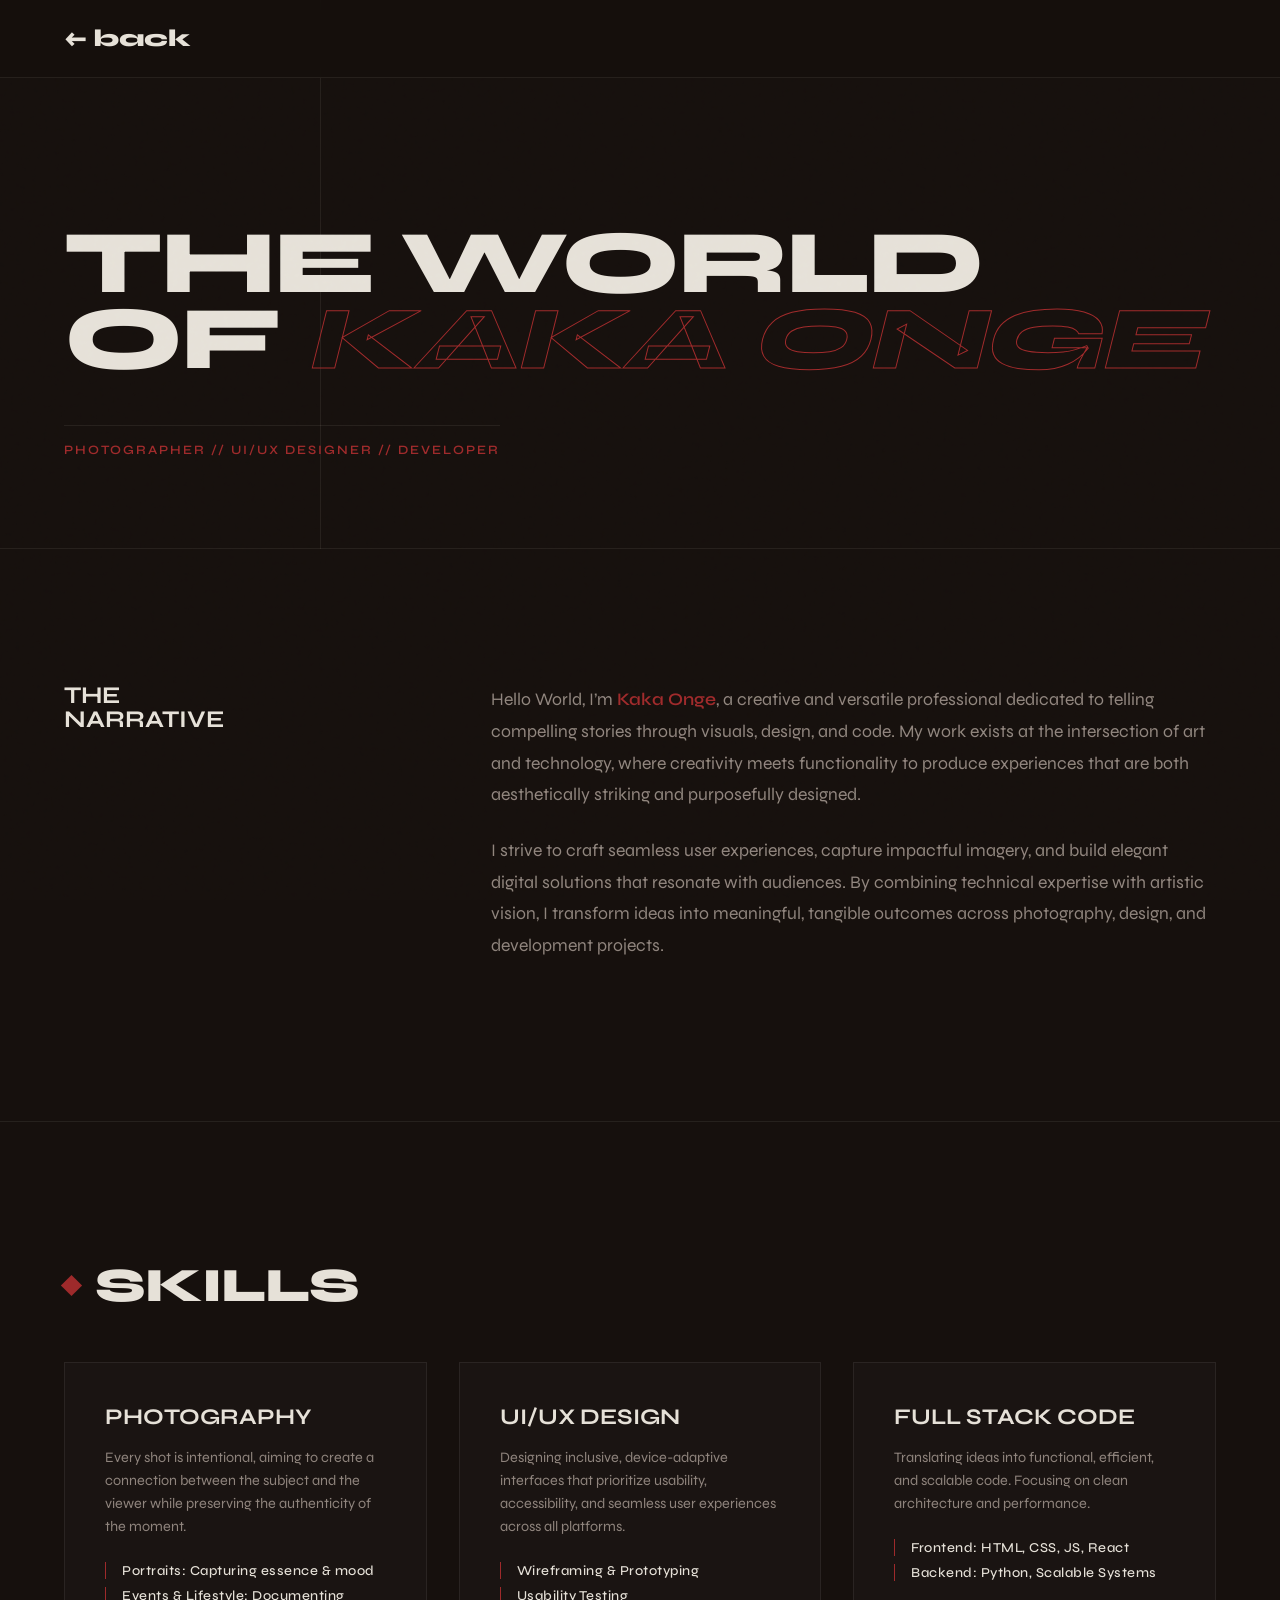
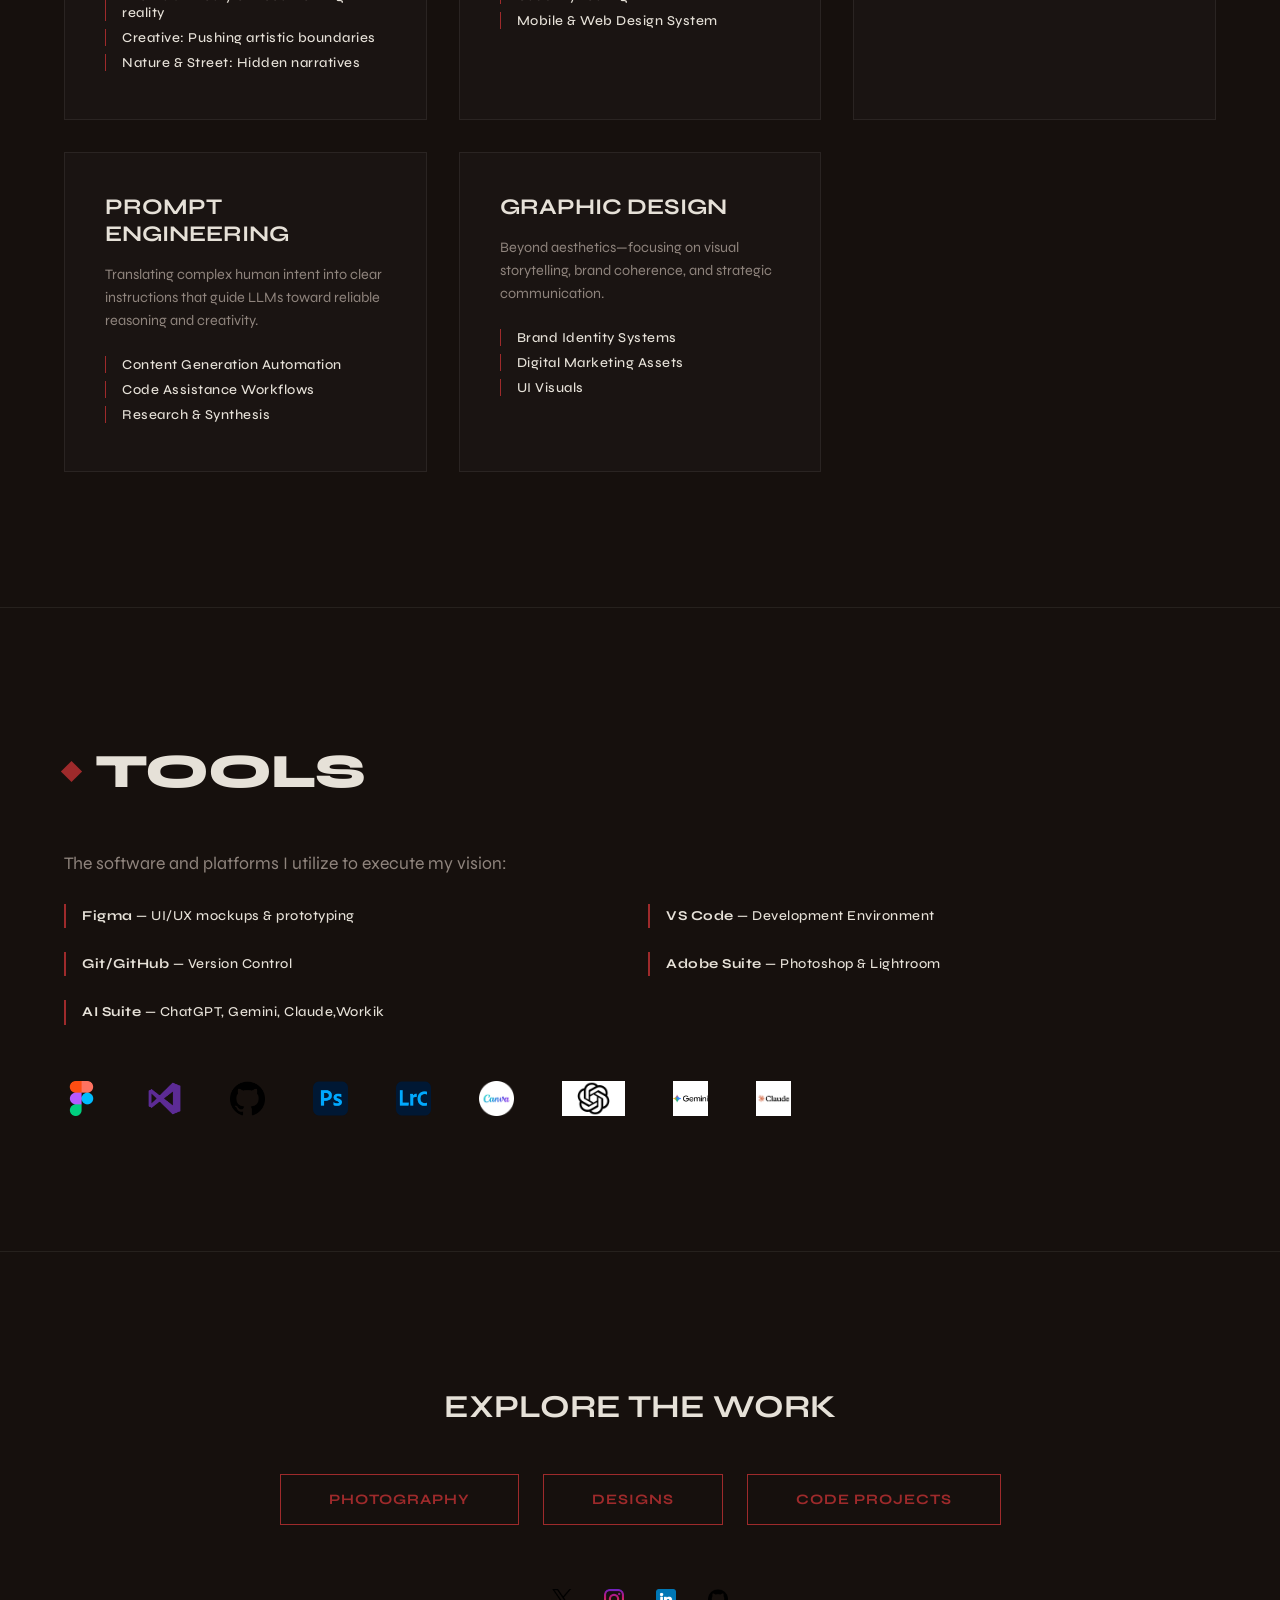
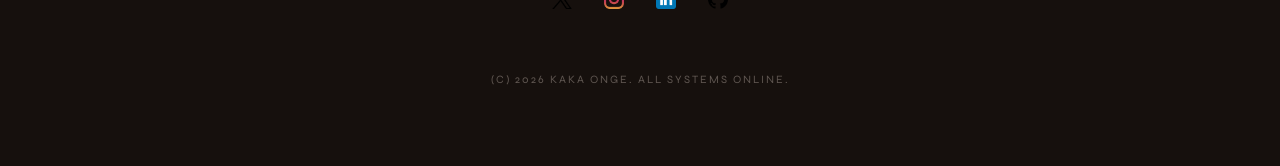
<file: about.html>
<!DOCTYPE html>
<html lang="en">
<head>
    <meta charset="UTF-8">
    <meta name="viewport" content="width=device-width, initial-scale=1.0">
    <title>About | Kaka Onge</title>
    
    <link rel="preconnect" href="https://fonts.googleapis.com">
    <link rel="preconnect" href="https://fonts.gstatic.com" crossorigin>
    <link href="https://fonts.googleapis.com/css2?family=Syne:wght@400;500;600;700;800&display=swap" rel="stylesheet">
    <link rel="stylesheet" href="css/about.css">
    
</head>
<body>

    <div class="noise-overlay"></div>
    <div class="grid-line"></div>

    <svg style="display: none;">
        <defs>
            <filter id="distortionFilter">
                <feTurbulence type="fractalNoise" baseFrequency="0" numOctaves="1" result="warp" />
                <feDisplacementMap xChannelSelector="R" yChannelSelector="G" scale="40" in="SourceGraphic" in2="warp" />
            </filter>
        </defs>
    </svg>

    <nav class="nav-container">
        <a href="index.html" class="nav-logo click-target">
            <span class="logo-kaka">← Back</span><span class="logo-onge"></span>
        </a>
    </nav>

    <header class="page-header">
        <h1 class="page-title">
            The World<br>
            of <span class="highlight">Kaka Onge</span>
        </h1>
        <div class="roles-ticker">
            Photographer // UI/UX Designer // Developer
        </div>
    </header>

    <section class="std-section">
        <div class="bio-grid">
            <div class="bio-label">
                THE<br>NARRATIVE
            </div>
            <div class="bio-text">
                <p>Hello World, I’m <strong>Kaka Onge</strong>, a creative and versatile professional dedicated to telling compelling stories through visuals, design, and code. My work exists at the intersection of art and technology, where creativity meets functionality to produce experiences that are both aesthetically striking and purposefully designed.</p>
                <p>I strive to craft seamless user experiences, capture impactful imagery, and build elegant digital solutions that resonate with audiences. By combining technical expertise with artistic vision, I transform ideas into meaningful, tangible outcomes across photography, design, and development projects.</p>
            </div>
        </div>
    </section>

    <section class="std-section">
        <h2 class="section-head">SKILLS</h2>
        <div class="disciplines-grid">
            
            <div class="discipline-card click-target">
                <h3 class="d-title">Photography</h3>
                <p class="d-desc">Every shot is intentional, aiming to create a connection between the subject and the viewer while preserving the authenticity of the moment.</p>
                <ul class="d-list">
                    <li>Portraits: Capturing essence & mood</li>
                    <li>Events & Lifestyle: Documenting reality</li>
                    <li>Creative: Pushing artistic boundaries</li>
                    <li>Nature & Street: Hidden narratives</li>
                </ul>
            </div>

            <div class="discipline-card click-target">
                <h3 class="d-title">UI/UX Design</h3>
                <p class="d-desc">Designing inclusive, device-adaptive interfaces that prioritize usability, accessibility, and seamless user experiences across all platforms.</p>
                <ul class="d-list">
                    <li>Wireframing & Prototyping</li>
                    <li>Usability Testing</li>
                    <li>Mobile & Web Design System</li>
                </ul>
            </div>

            <div class="discipline-card click-target">
                <h3 class="d-title">Full Stack Code</h3>
                <p class="d-desc">Translating ideas into functional, efficient, and scalable code. Focusing on clean architecture and performance.</p>
                <ul class="d-list">
                    <li>Frontend: HTML, CSS, JS, React</li>
                    <li>Backend: Python, Scalable Systems</li>
                </ul>
            </div>

            <div class="discipline-card click-target">
                <h3 class="d-title">Prompt Engineering</h3>
                <p class="d-desc">Translating complex human intent into clear instructions that guide LLMs toward reliable reasoning and creativity.</p>
                <ul class="d-list">
                    <li>Content Generation Automation</li>
                    <li>Code Assistance Workflows</li>
                    <li>Research & Synthesis</li>
                </ul>
            </div>

            <div class="discipline-card click-target">
                <h3 class="d-title">Graphic Design</h3>
                <p class="d-desc">Beyond aesthetics—focusing on visual storytelling, brand coherence, and strategic communication.</p>
                <ul class="d-list">
                    <li>Brand Identity Systems</li>
                    <li>Digital Marketing Assets</li>
                    <li>UI Visuals</li>
                </ul>
            </div>

        </div>
    </section>

    <section class="std-section">
        <h2 class="section-head"> TOOLS </h2>
        <div class="bio-text">
            <p>The software and platforms I utilize to execute my vision:</p>
            <ul class="d-list" style="display: grid; grid-template-columns: 1fr 1fr; gap: 1rem; margin-bottom: 2rem; border: none;">
                <li style="border-left: 2px solid var(--accent-color);"><b>Figma</b> — UI/UX mockups & prototyping</li>
                <li style="border-left: 2px solid var(--accent-color);"><b>VS Code</b> — Development Environment</li>
                <li style="border-left: 2px solid var(--accent-color);"><b>Git/GitHub</b> — Version Control</li>
                <li style="border-left: 2px solid var(--accent-color);"><b>Adobe Suite</b> — Photoshop & Lightroom</li>
                <li style="border-left: 2px solid var(--accent-color);"><b>AI Suite</b> — ChatGPT, Gemini, Claude,Workik</li>
            </ul>
        </div>
        
        <div class="tool-logos">
            <img src="assets/Logos/figma.png" alt="Figma" title="Figma">
            <img src="assets/Logos/logo.png" alt="VS Code" title="VS Code">
            <img src="assets/Logos/github.png" alt="GitHub" title="GitHub">
            <img src="assets/Logos/photoshop.png" alt="Photoshop" title="Photoshop">
            <img src="assets/Logos/lightroom.png" alt="Lightroom" title="Lightroom">
            <img src="assets/Logos/canva.png" alt="Canva" title="Canva">
            <img src="assets/Logos/chatgpt.png" alt="ChatGPT" title="ChatGPT">
            <img src="assets/Logos/gemini.png" alt="Gemini" title="Gemini">
            <img src="assets/Logos/claude.png" alt="Claude" title="Claude">
        </div>
    </section>

    <section class="std-section footer-cta">
        <h2 class="d-title" style="font-size: 2rem;">EXPLORE THE WORK</h2>
        
        <div class="portfolio-links">
            <a href="https://www.instagram.com/kakaonge/" target="_blank" class="btn-link click-target">Photography</a>
            <a href="mydesigns.html" class="btn-link click-target">Designs</a>
            <a href="codeprojects.html" class="btn-link click-target">Code Projects</a>
        </div>

        <div class="social-icons">
            <a href="https://x.com/Kakaonge" target="_blank" title="Twitter" class="click-target">
                <img src="assets/Logos/twitter.png" alt="Twitter">
            </a>
            <a href="https://www.instagram.com/kakaonge/" target="_blank" title="Instagram" class="click-target">
                <img src="assets/Logos/instagram.png" alt="Instagram">
            </a>
            <a href="https://ke.linkedin.com/in/kaka-onge" target="_blank" title="LinkedIn" class="click-target">
                <img src="assets/Logos/linkedin.png" alt="LinkedIn">
            </a>
            <a href="https://github.com/kakaonge" target="_blank" title="GitHub" class="click-target">
                <img src="assets/Logos/github.png" alt="GitHub">
            </a>
        </div>

        <p style="margin-top: 4rem; font-size: 0.7rem; color: var(--text-muted); opacity: 0.6; letter-spacing: 2px;">(C) 2026 KAKA ONGE. ALL SYSTEMS ONLINE.</p>
    </section>

</body>
</html>
</file>
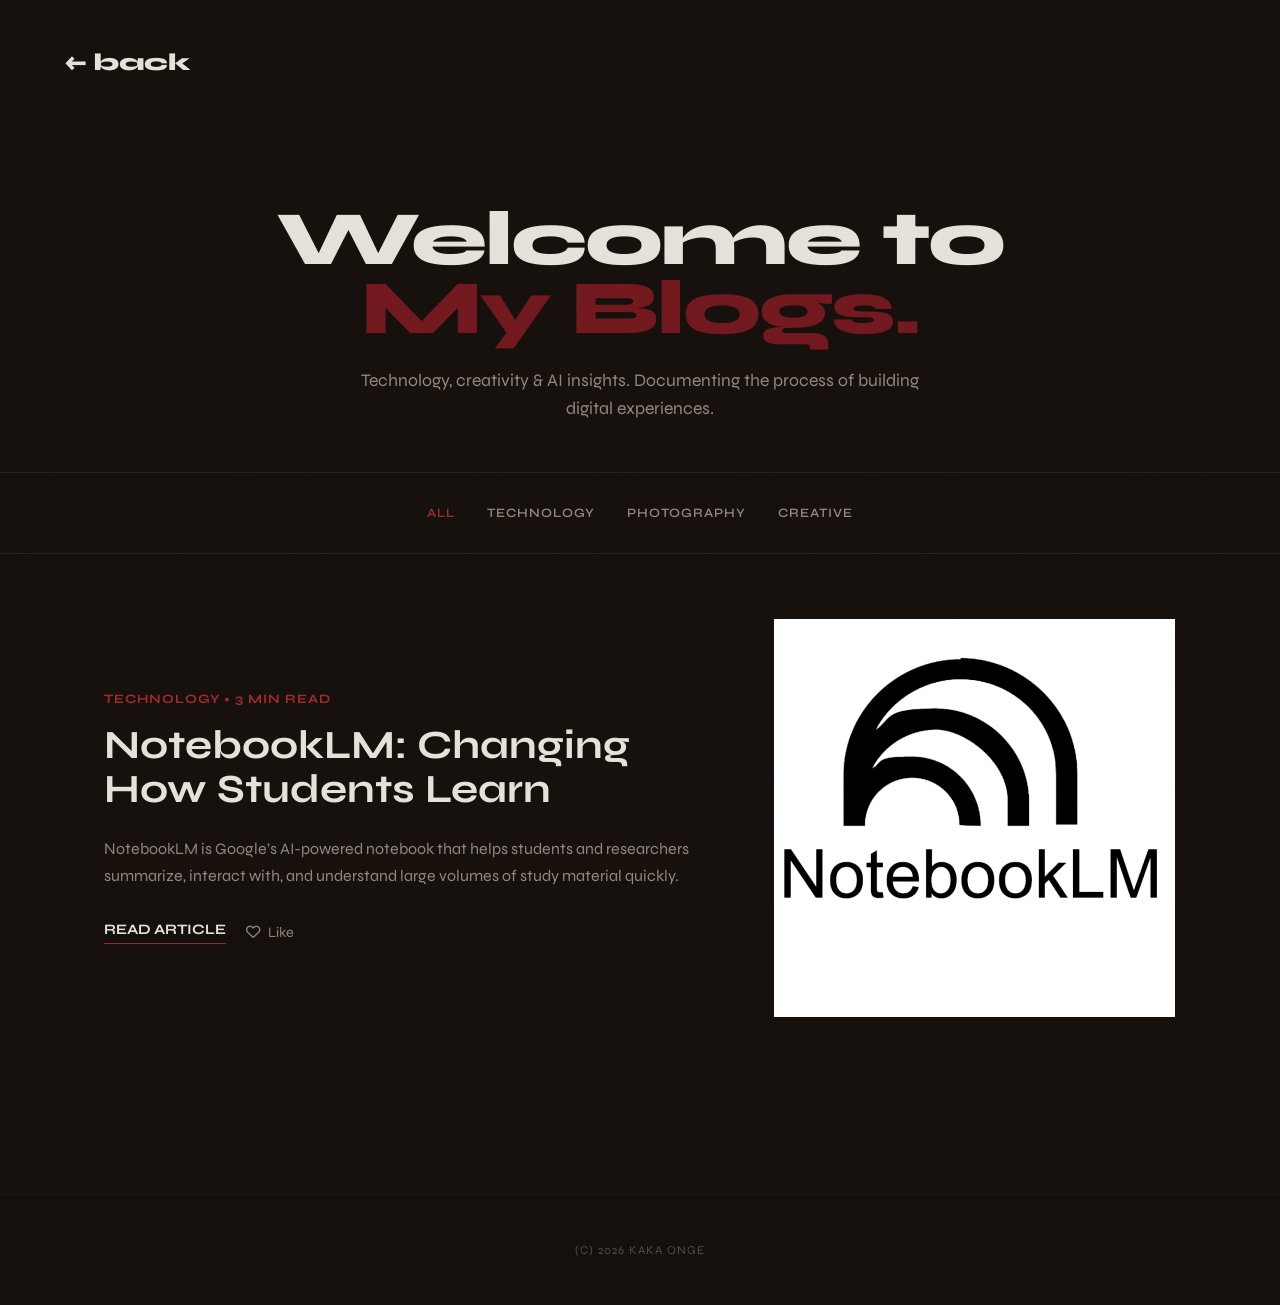
<file: blog.html>
<!DOCTYPE html>
<html lang="en">
<head>
    <meta charset="UTF-8">
    <meta name="viewport" content="width=device-width, initial-scale=1.0">
    <title>Journal | Kaka Onge</title>
    
    <link rel="stylesheet" href="https://cdnjs.cloudflare.com/ajax/libs/font-awesome/6.0.0/css/all.min.css">
    <link rel="preconnect" href="https://fonts.googleapis.com">
    <link rel="preconnect" href="https://fonts.gstatic.com" crossorigin>
    <link href="https://fonts.googleapis.com/css2?family=Syne:wght@400;500;600;700;800&display=swap" rel="stylesheet">
    <link rel="stylesheet" href="css/blog.css">
    
</head>
<body>

    <div class="noise-overlay"></div>
    
    <div class="reading-progress"></div>

    <nav class="nav-container">
        <a href="index.html" class="logo">← Back</a>
        <div class="nav-links">
            
        </div>
    </nav>

    <header class="blog-hero">
        <h1 class="hero-title">Welcome to<br><span>My Blogs.</span></h1>
        <p class="hero-desc">Technology, creativity & AI insights. Documenting the process of building digital experiences.</p>
    </header>

    <div class="filter-bar">
        <button class="filter-btn active">All</button>
        <button class="filter-btn">Technology</button>
        <button class="filter-btn">Photography</button>
        <button class="filter-btn">Creative</button>
    </div>

    <section class="blog-container">
        
        <article class="featured-article">
            <div class="article-content order-mobile-2">
                <span class="article-meta">Technology • 3 Min Read</span>
                <h2 class="article-title">NotebookLM: Changing How Students Learn</h2>
                <p class="article-excerpt">
                    NotebookLM is Google’s AI-powered notebook that helps students and researchers summarize, interact with, and understand large volumes of study material quickly.
                </p>
                
                <div style="margin-top: 1rem; display: flex; align-items: center;">
                    <a href="notebooklm.html" class="read-btn click-target">Read Article</a>
                    
                    <span class="like-action click-target" onclick="toggleLike(this)">
                        <i class="fa-regular fa-heart"></i> Like
                    </span>
                </div>
            </div>
            
            <div class="article-image order-mobile-1">
                <img src="assets/Designs/teaser.jpg" alt="NotebookLM Cover"> 
            </div>
        </article>


    </section>

    <footer class="page-footer">
        (C) 2026 KAKA ONGE
    </footer>

</body>
</html>
</file>
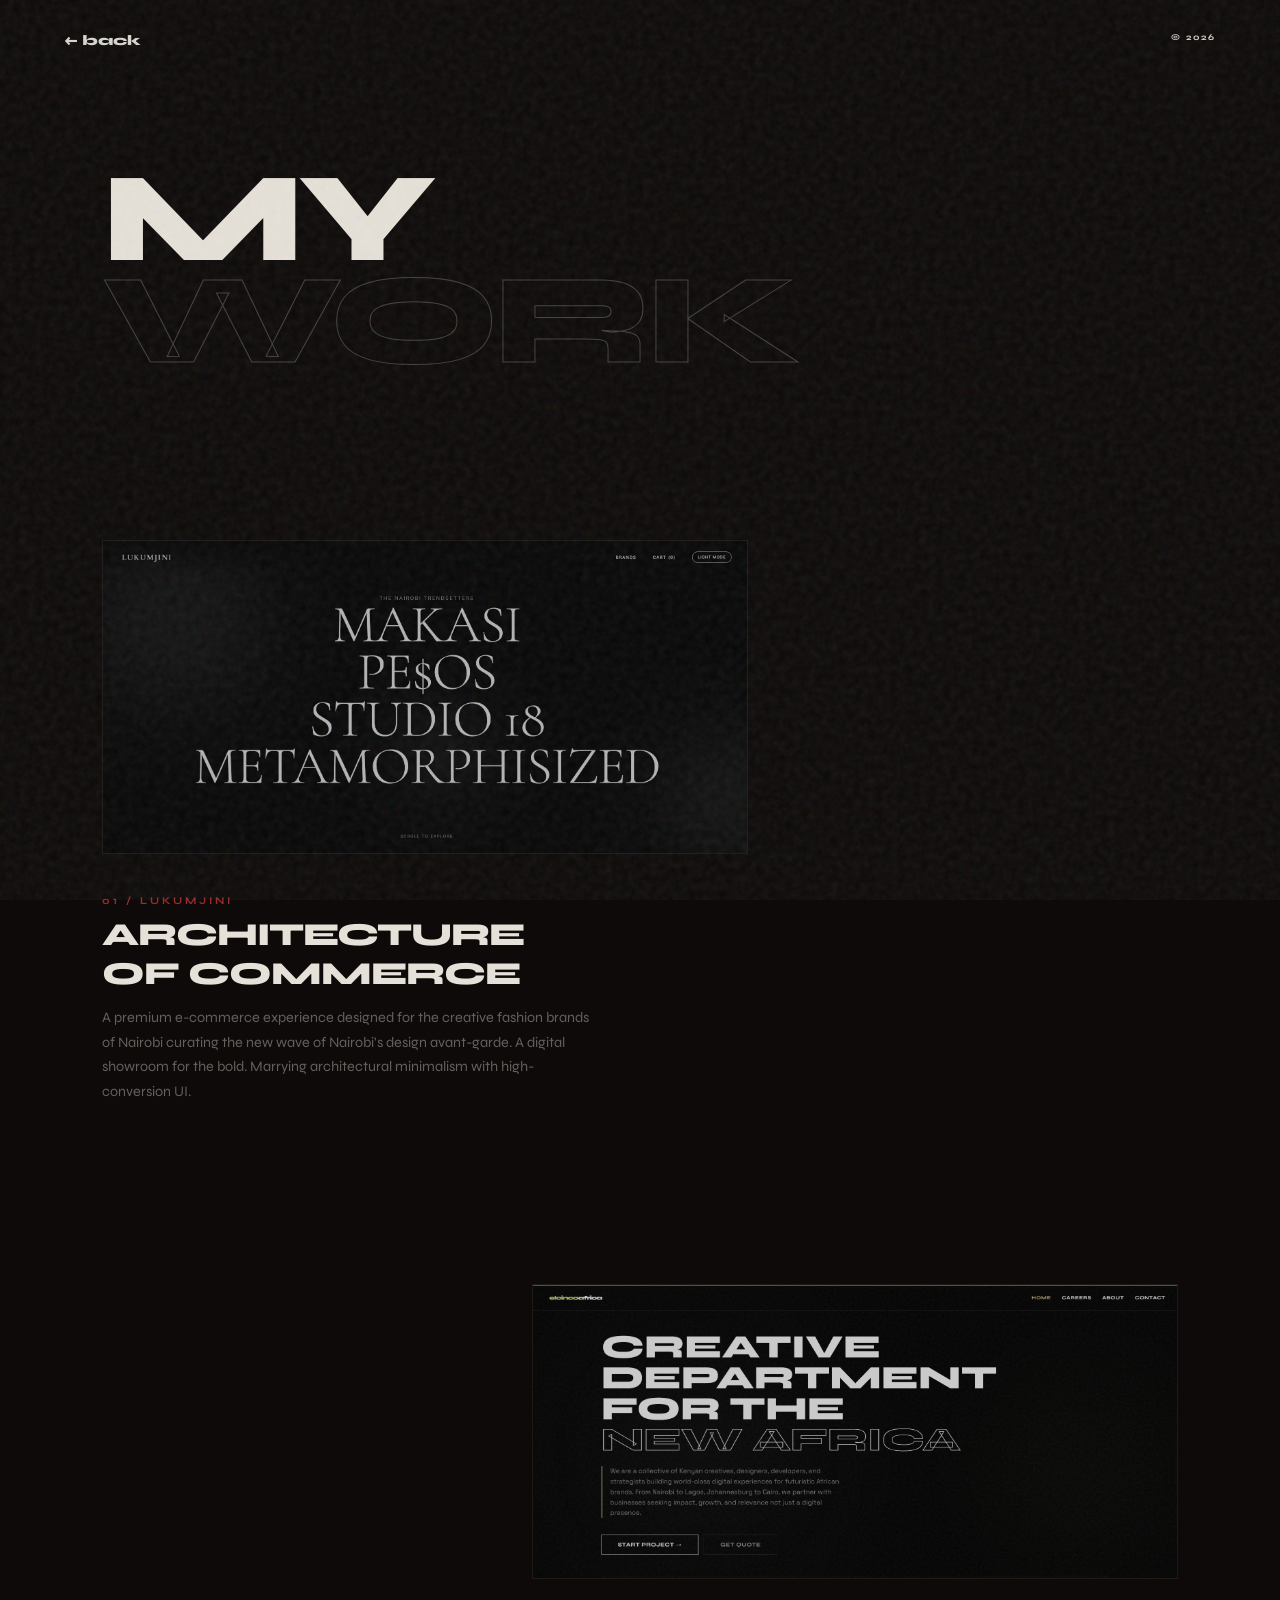
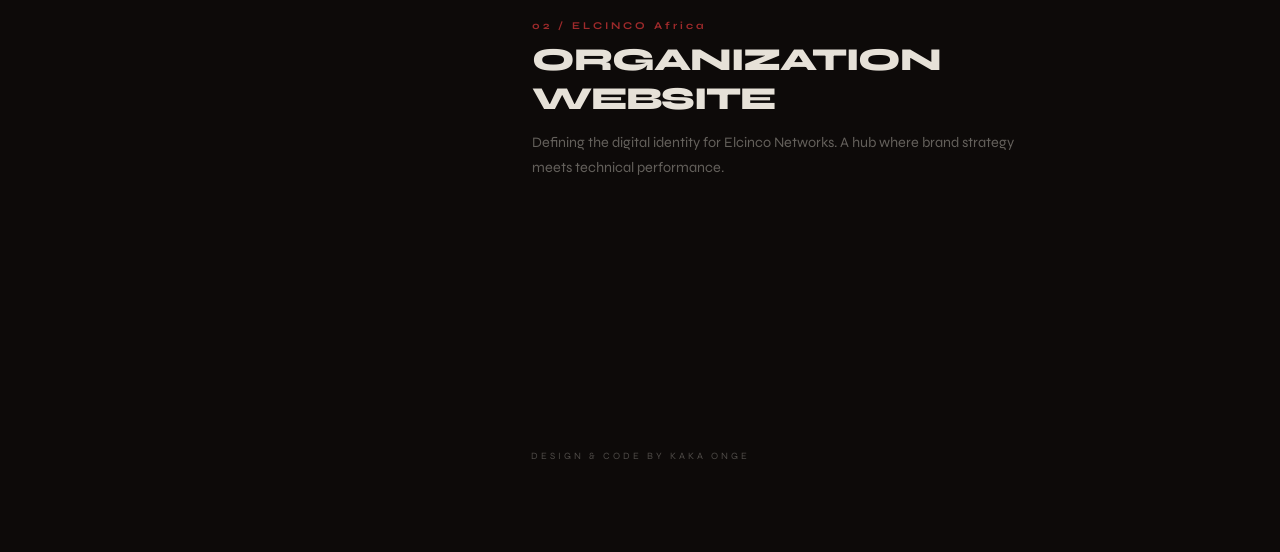
<file: codeprojects.html>
<!DOCTYPE html>
<html lang="en">
<head>
    <meta charset="UTF-8">
    <meta name="viewport" content="width=device-width, initial-scale=1.0, maximum-scale=1.0, user-scalable=no">
    <title>Kaka Onge | Digital Display</title>
    <link href="https://fonts.googleapis.com/css2?family=Syne:wght@400;700;800&display=swap" rel="stylesheet">
    <link rel="stylesheet" href="css/codeproject.css">
</head>
<body>

    <div class="noise-overlay"></div>

    <nav class="nav-container">
        <a href="about.html" class="nav-logo" style="text-decoration: none; color: inherit;">
            ← Back<span style="color:var(--accent-color)"></span>
        </a>
        <div style="font-size:0.55rem; letter-spacing:2px; font-weight:700"> © 2026</div>
    </nav>
    <header class="page-header">
        <h1 class="page-title">My<br><span class="outline-text">Work</span></h1>
    </header>

    <main class="projects-container">
        
        <a href="https://kakaonge.github.io/lukumjini/" class="project-item">
            <div class="image-box">
                <img src="assets/Designs/kazi 2.jpg" alt="Lukumjini">
            </div>
            <div class="project-info">
                <span class="project-index">01 / LUKUMJINI</span>
                <h2 class="project-name">Architecture of Commerce</h2>
                <p class="project-desc">A premium e-commerce experience designed for the creative fashion brands of Nairobi curating the new wave of Nairobi's design avant-garde. A digital showroom for the bold. Marrying architectural minimalism with high-conversion UI.</p>
            </div>
        </a>

        <a href="https://elcinco.africa/" class="project-item">
            <div class="image-box">
                <img src="assets/Designs/kazi1.jpg" alt="Elcinco Africa">
            </div>
            <div class="project-info">
                <span class="project-index">02 / ELCINCO Africa</span>
                <h2 class="project-name">Organization Website</h2>
                <p class="project-desc">Defining the digital identity for Elcinco Networks. A hub where brand strategy meets technical performance.</p>
            </div>
        </a>

    </main>

    <footer style="padding: 10vh 5vw; opacity: 0.3; text-align: center;">
        <p style="font-size: 0.6rem; letter-spacing: 3px;">DESIGN & CODE BY KAKA ONGE</p>
    </footer>

</body>
</html>
</file>
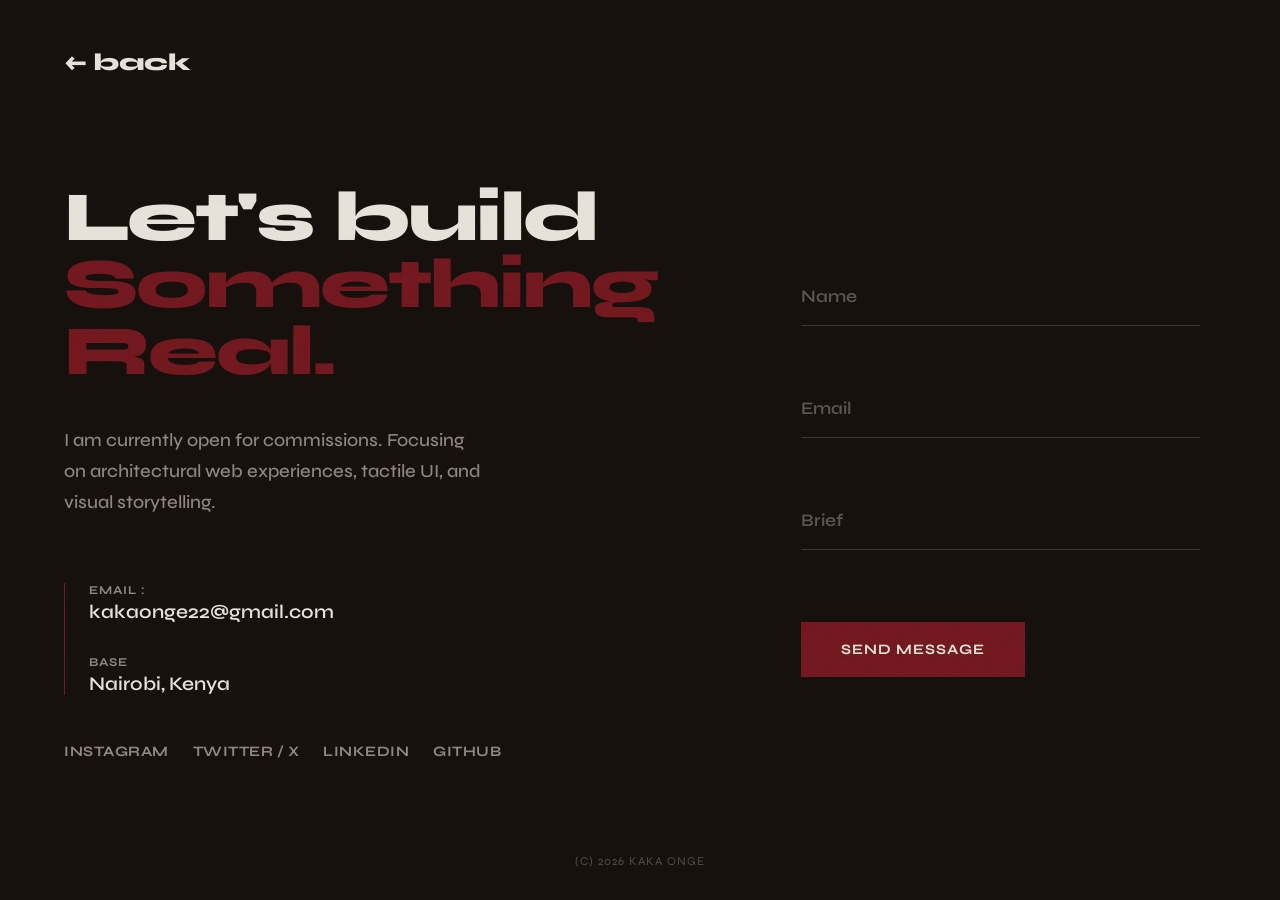
<file: contact.html>
<!DOCTYPE html>
<html lang="en">
<head>
    <meta charset="UTF-8">
    <meta name="viewport" content="width=device-width, initial-scale=1.0">
    <title>Contact | Kaka Onge</title>
    
    <link rel="preconnect" href="https://fonts.googleapis.com">
    <link rel="preconnect" href="https://fonts.gstatic.com" crossorigin>
    <link href="https://fonts.googleapis.com/css2?family=Syne:wght@400;500;600;700;800&display=swap" rel="stylesheet">
    <link rel="stylesheet" href="css/contact.css">
   
</head>
<body>

    <div class="noise-overlay"></div>

    <nav class="nav-container">
        <a href="index.html" class="logo">← Back</a>
        <div class="nav-links">
        </div>
    </nav>

    <main class="main-wrapper">
        <div class="content-grid">
            
            <div class="info-col">
                <h1 class="hero-heading">Let's build<br><span>Something Real.</span></h1>
                <p class="intro-text">
                    I am currently open for commissions. Focusing on architectural web experiences, tactile UI, and visual storytelling.
                </p>

                <div class="contact-details">
                    <div class="detail-item">
                        <span class="detail-label">Email :</span>
                        <a href="mailto:kakaonge22@gmail.com" class="detail-value">kakaonge22@gmail.com</a>
                    </div>
                    <div class="detail-item">
                        <span class="detail-label">Base</span>
                        <span class="detail-value">Nairobi, Kenya</span>
                    </div>
                </div>

                <div class="social-row">
                    <a href="https://www.instagram.com/kakaonge/" class="social-btn">Instagram</a>
                    <a href="https://x.com/Kakaonge" class="social-btn">Twitter / X</a>
                    <a href="https://ke.linkedin.com/in/kaka-onge" class="social-btn">LinkedIn</a>
                    <a href="https://github.com/kakaonge" class="social-btn">GitHub</a>
                </div>
            </div>

            <div class="form-col">
                <form action="https://formsubmit.co/kakaonge22@gmail.com" method="POST">
                    
                    <div class="form-group">
                        <input type="text" id="name" name="name" class="form-input" placeholder=" " required>
                        <label for="name" class="form-label">Name</label>
                    </div>

                    <div class="form-group">
                        <input type="email" id="email" name="email" class="form-input" placeholder=" " required>
                        <label for="email" class="form-label">Email</label>
                    </div>

                    <div class="form-group">
                        <input type="text" id="message" name="message" class="form-input" placeholder=" " required>
                        <label for="message" class="form-label">Brief</label>
                    </div>

                    <button type="submit" class="submit-btn">Send Message</button>
                </form>
            </div>

        </div>
    </main>

    <footer class="page-footer">
        (C) 2026 KAKA ONGE
    </footer>

</body>
</html>
</file>
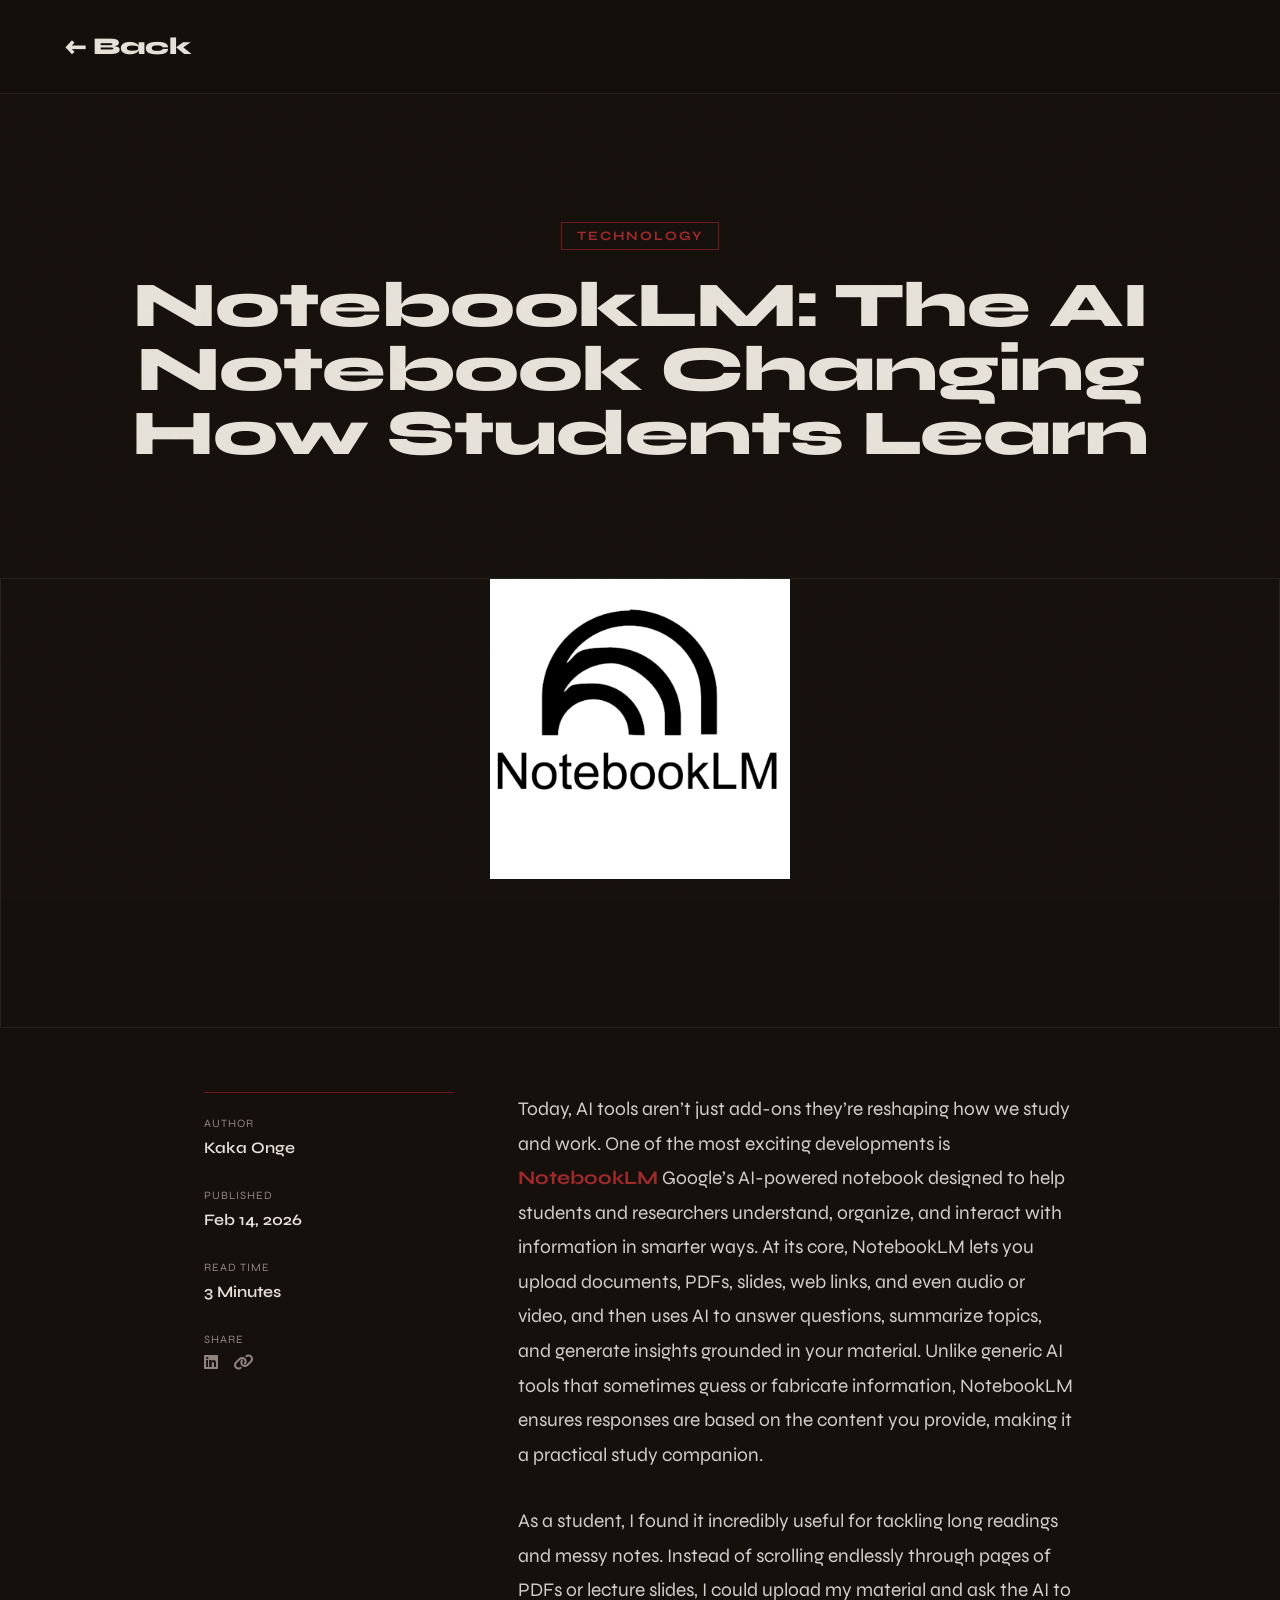
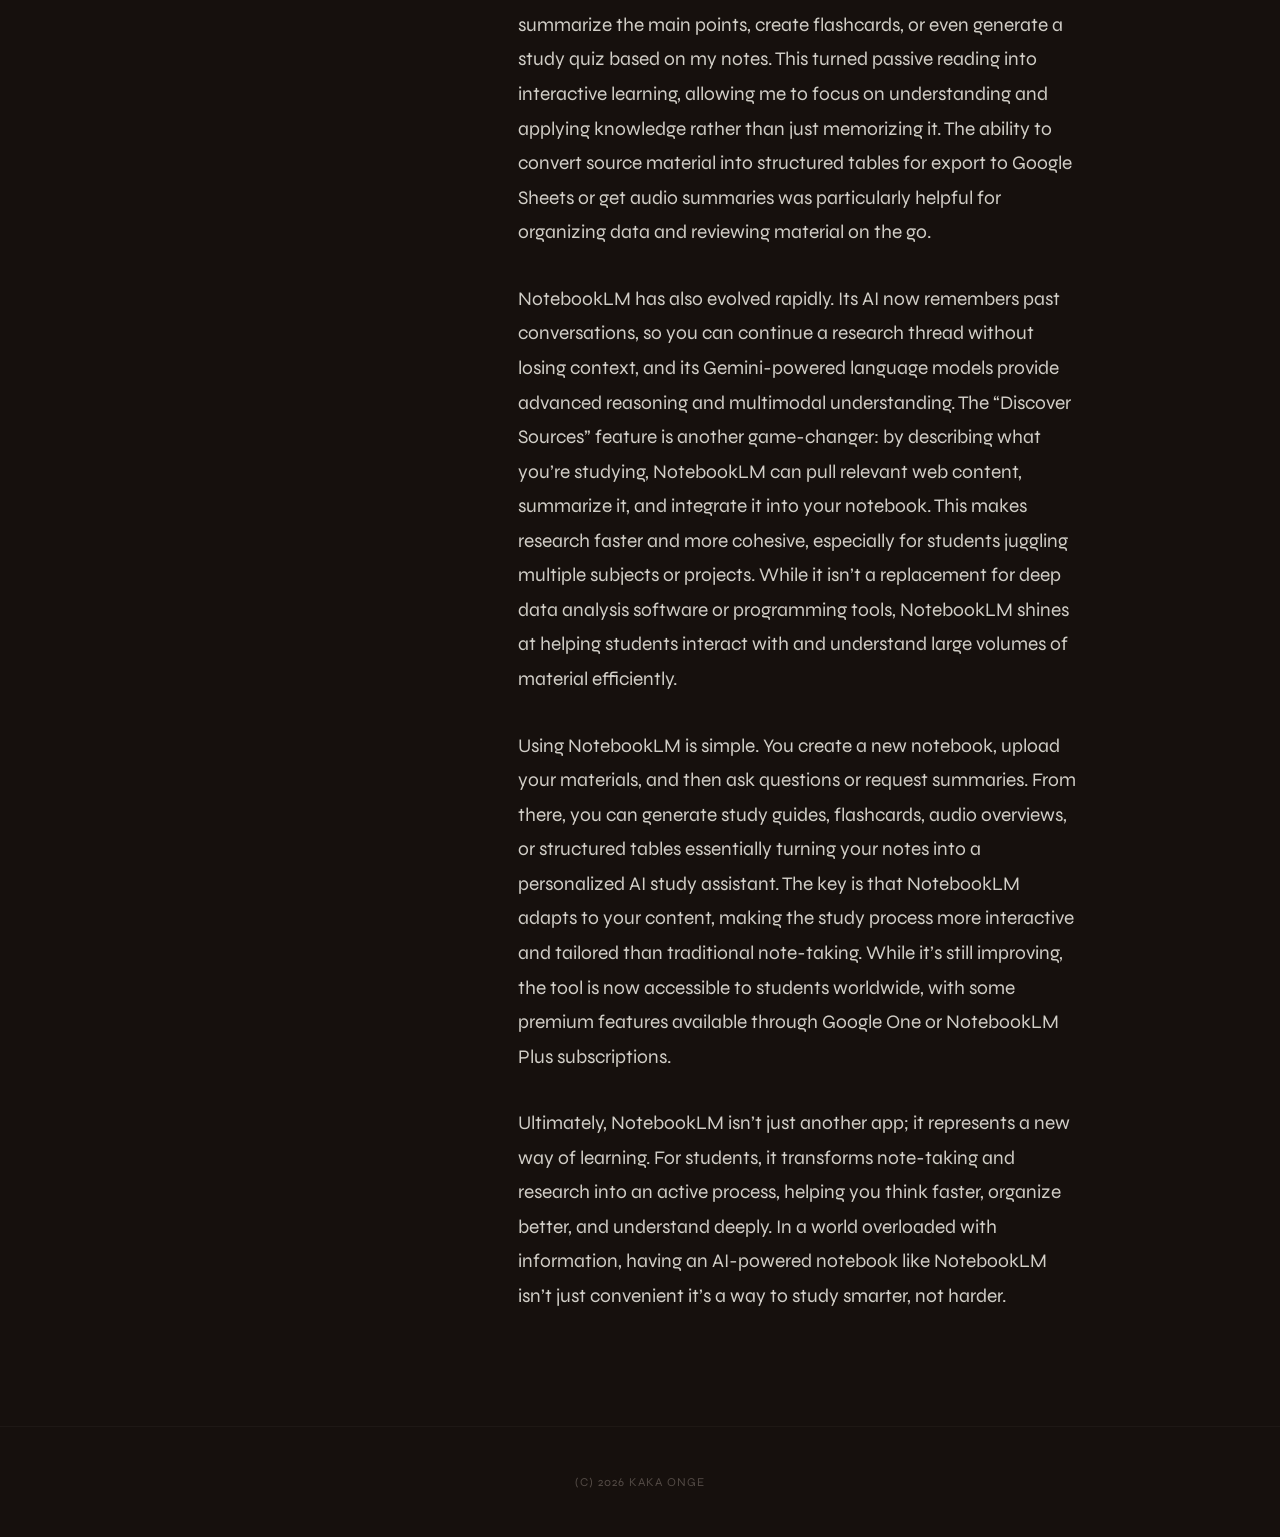
<file: notebooklm.html>
<!DOCTYPE html>
<html lang="en">
<head>
    <meta charset="UTF-8">
    <meta name="viewport" content="width=device-width, initial-scale=1.0">
    <title>NotebookLM | Kaka Onge</title>
    
    <link rel="stylesheet" href="https://cdnjs.cloudflare.com/ajax/libs/font-awesome/6.0.0/css/all.min.css">
    <link rel="preconnect" href="https://fonts.googleapis.com">
    <link rel="preconnect" href="https://fonts.gstatic.com" crossorigin>
    <link href="https://fonts.googleapis.com/css2?family=Syne:wght@400;500;600;700;800&display=swap" rel="stylesheet">
    <link rel="stylesheet" href="css/notebooklm.css">

    <style>
        .hero-image img {
            width: 300px; /* <--- CHANGE THIS NUMBER to make it bigger or smaller */
            height: auto; /* Keeps the logo from stretching/squishing */
            
            /* Optional: Keeps it centered */
            display: block;
            margin: 0 auto; 
        }
    </style>
    
</head>
<body>

    <div class="noise-overlay"></div>
    <div class="reading-progress"></div>

    <nav class="nav-container">
        <a href="blog.html" class="logo">← Back</a>
        <div class="nav-links">
        </div>
    </nav>

    <header class="article-header">
        <span class="category-pill">Technology</span>
        <h1 class="main-title">NotebookLM: The AI Notebook Changing How Students Learn</h1>
    </header>

    <div class="hero-image">
        <img src="assets/Designs/teaser.jpg" alt="NotebookLM Concept Art">
    </div>

    <section class="article-grid">
        
        <aside class="article-meta">
            <div class="meta-group">
                <label>Author</label>
                <span>Kaka Onge</span>
            </div>
            <div class="meta-group">
                <label>Published</label>
                <span>Feb 14, 2026</span>
            </div>
            <div class="meta-group">
                <label>Read Time</label>
                <span>3 Minutes</span>
            </div>
            <div class="meta-group">
                <label>Share</label>
                <div class="share-icons">
                    <i class="fa-brands fa-linkedin share-icon click-target"></i>
                    <i class="fa-solid fa-link share-icon click-target"></i>
                </div>
            </div>
        </aside>

        <article class="article-content">
            <p>Today, AI tools aren’t just add-ons they’re reshaping how we study and work. One of the most exciting developments is <strong>NotebookLM</strong> Google’s AI-powered notebook designed to help students and researchers understand, organize, and interact with information in smarter ways. At its core, NotebookLM lets you upload documents, PDFs, slides, web links, and even audio or video, and then uses AI to answer questions, summarize topics, and generate insights grounded in your material. Unlike generic AI tools that sometimes guess or fabricate information, NotebookLM ensures responses are based on the content you provide, making it a practical study companion.</p>
            
            <p>As a student, I found it incredibly useful for tackling long readings and messy notes. Instead of scrolling endlessly through pages of PDFs or lecture slides, I could upload my material and ask the AI to summarize the main points, create flashcards, or even generate a study quiz based on my notes. This turned passive reading into interactive learning, allowing me to focus on understanding and applying knowledge rather than just memorizing it. The ability to convert source material into structured tables for export to Google Sheets or get audio summaries was particularly helpful for organizing data and reviewing material on the go.</p>
            
            <p>NotebookLM has also evolved rapidly. Its AI now remembers past conversations, so you can continue a research thread without losing context, and its Gemini-powered language models provide advanced reasoning and multimodal understanding. The “Discover Sources” feature is another game-changer: by describing what you’re studying, NotebookLM can pull relevant web content, summarize it, and integrate it into your notebook. This makes research faster and more cohesive, especially for students juggling multiple subjects or projects. While it isn’t a replacement for deep data analysis software or programming tools, NotebookLM shines at helping students interact with and understand large volumes of material efficiently.</p>
            
            <p>Using NotebookLM is simple. You create a new notebook, upload your materials, and then ask questions or request summaries. From there, you can generate study guides, flashcards, audio overviews, or structured tables  essentially turning your notes into a personalized AI study assistant. The key is that NotebookLM adapts to your content, making the study process more interactive and tailored than traditional note-taking. While it’s still improving, the tool is now accessible to students worldwide, with some premium features available through Google One or NotebookLM Plus subscriptions.</p>
            
            <p>Ultimately, NotebookLM isn’t just another app; it represents a new way of learning. For students, it transforms note-taking and research into an active process, helping you think faster, organize better, and understand deeply. In a world overloaded with information, having an AI-powered notebook like NotebookLM isn’t just convenient it’s a way to study smarter, not harder.</p>
        </article>

    </section>

    <footer class="page-footer">
        (C) 2026 KAKA ONGE
    </footer>

    <script>
        // --- SCROLL PROGRESS ---
        window.addEventListener('scroll', () => {
            const scrolled = window.scrollY;
            const height = document.body.scrollHeight - window.innerHeight;
            document.querySelector('.reading-progress').style.width =
                (scrolled / height) * 100 + '%';
        });

        // --- CLICK SOUND ---
        const audioCtx = new (window.AudioContext || window.webkitAudioContext)();
        
        function playClickSound() {
            if (audioCtx.state === 'suspended') audioCtx.resume();
            
            const oscillator = audioCtx.createOscillator();
            const gainNode = audioCtx.createGain();

            oscillator.type = 'sine';
            oscillator.frequency.setValueAtTime(300, audioCtx.currentTime);
            oscillator.frequency.exponentialRampToValueAtTime(50, audioCtx.currentTime + 0.1);

            gainNode.gain.setValueAtTime(0.05, audioCtx.currentTime);
            gainNode.gain.exponentialRampToValueAtTime(0.001, audioCtx.currentTime + 0.1);

            oscillator.connect(gainNode);
            gainNode.connect(audioCtx.destination);

            oscillator.start();
            oscillator.stop(audioCtx.currentTime + 0.1);
        }

        document.querySelectorAll('.click-target').forEach(el => {
            el.addEventListener('click', playClickSound);
        });
    </script>
</body>
</html>
</file>
<file: css/about.css>
/* --- 1. RESET & GLOBAL VARIABLES (COFFEE THEME) --- */
:root {
    /* DEEP COFFEE PALETTE */
    --bg-color: #16100D;      /* Matte Coffee */
    --card-bg: #1A1412;       /* Slightly lighter for cards */
    --accent-color: #9E2A2B;  /* Bright Burgundy */
    --accent-dim: #70181E;    /* Deep Burgundy */
    --text-color: #E6E1D8;    /* Cream */
    --text-muted: #8F847D;    /* Clay */
    --line-color: rgba(230, 225, 216, 0.08);
    
    /* FONTS */
    --font-head: 'Syne', sans-serif;
    --font-body: 'Syne', sans-serif;
}

html { 
    /* We handle smooth scrolling via JS (Lenis), so native is disabled */
    scroll-behavior: initial; 
}

* { margin: 0; padding: 0; box-sizing: border-box; }

body {
    background-color: var(--bg-color);
    color: var(--text-color);
    font-family: var(--font-body);
    overflow-x: hidden;
    width: 100%; /* Prevents mobile horizontal scroll */
}

a { text-decoration: none; color: inherit; cursor: pointer; }
ul { list-style: none; }
img { max-width: 100%; height: auto; display: block; }

/* --- 2. TEXTURE (GRAIN OVERLAY) --- */
.noise-overlay {
    position: fixed;
    top: 0; left: 0; width: 100%; height: 100%;
    pointer-events: none;
    z-index: 50;
    opacity: 0.08;
    background-image: url("data:image/svg+xml,%3Csvg viewBox='0 0 200 200' xmlns='http://www.w3.org/2000/svg'%3E%3Cfilter id='noiseFilter'%3E%3CfeTurbulence type='fractalNoise' baseFrequency='0.8' numOctaves='3' stitchTiles='stitch'/%3E%3C/filter%3E%3Crect width='100%25' height='100%25' filter='url(%23noiseFilter)'/%3E%3C/svg%3E");
    mix-blend-mode: overlay;
}

.grid-line {
    position: fixed;
    top: 0;
    left: 25%;
    width: 1px;
    height: 100vh;
    background: var(--line-color);
    z-index: 0;
    pointer-events: none;
}

/* --- 3. NAVIGATION BAR --- */
.nav-container {
    position: fixed;
    top: 0;
    right: 0;
    width: 100%;
    padding: 1.5rem 5vw;
    display: flex;
    justify-content: space-between; 
    align-items: center;
    z-index: 100;
    background: rgba(22, 16, 13, 0.9); /* Coffee tint */
    backdrop-filter: blur(10px);
    border-bottom: 1px solid var(--line-color);
}

.nav-logo {
    font-family: var(--font-head);
    font-weight: 800;
    font-size: 1.5rem;
    text-transform: lowercase;
    letter-spacing: -0.5px;
    display: flex;
}
.logo-kaka { color: var(--text-color); }
.logo-onge { color: var(--accent-color); }

.nav-list { display: flex; gap: 2rem; }

.nav-btn {
    font-family: var(--font-body);
    font-size: 0.85rem;
    font-weight: 600;
    text-transform: uppercase;
    color: var(--text-muted);
    letter-spacing: 1px;
    position: relative;
    transition: color 0.3s ease;
}

.nav-btn::after {
    content: '';
    position: absolute;
    bottom: -5px;
    left: 0;
    width: 0;
    height: 1px;
    background-color: var(--accent-color);
    transition: width 0.3s ease;
}

.nav-btn:hover { color: var(--text-color); }
.nav-btn:hover::after { width: 100%; }

.active-link { color: var(--accent-color); }

/* Hamburger Menu styles for mobile consistency */
.hamburger { display: none; cursor: pointer; z-index: 1000; }
.hamburger .line { width: 30px; height: 2px; background-color: var(--text-color); margin: 6px 0; transition: 0.4s; }

/* --- 4. HERO / HEADER --- */
.page-header {
    padding: 25vh 5vw 10vh;
    border-bottom: 1px solid var(--line-color);
    position: relative;
    z-index: 2;
}

.page-title {
    font-family: var(--font-head);
    font-weight: 800; 
    font-size: clamp(3rem, 7vw, 9rem);
    color: var(--text-color);
    line-height: 0.85;
    text-transform: uppercase;
    letter-spacing: -2px;
    /* SVG Filter applied via ID in HTML */
    filter: url(#distortionFilter); 
    will-change: filter;
}

.highlight {
    color: transparent;
    -webkit-text-stroke: 1px var(--accent-color);
    font-style: italic;
}

.roles-ticker {
    margin-top: 3rem;
    font-weight: 600;
    color: var(--accent-color);
    font-size: 0.8rem;
    text-transform: uppercase;
    letter-spacing: 2px;
    border-top: 1px solid var(--line-color);
    padding-top: 1rem;
    display: inline-block;
}

/* --- 5. CONTENT SECTIONS --- */
.std-section {
    padding: 15vh 5vw;
    border-bottom: 1px solid var(--line-color);
    position: relative;
    z-index: 20;
    background-color: var(--bg-color);
}

.section-head {
    font-family: var(--font-head);
    font-weight: 800;
    font-size: 3rem;
    color: var(--text-color);
    margin-bottom: 3rem;
    text-transform: uppercase;
    letter-spacing: -1px;
    display: flex;
    align-items: center;
    gap: 1rem;
}

.section-head::before {
    content: '';
    display: block;
    width: 15px;
    height: 15px;
    background: var(--accent-color);
    border-radius: 0; 
    transform: rotate(45deg); 
}

.bio-grid {
    display: grid;
    grid-template-columns: 1fr 2fr;
    gap: 4rem;
}

.bio-label {
    font-family: var(--font-head);
    font-weight: 700;
    font-size: 1.5rem;
    color: var(--text-color);
    line-height: 1;
    text-transform: uppercase;
}

.bio-text {
    font-size: 1.1rem; 
    font-weight: 400;
    line-height: 1.8;
    color: var(--text-muted);
}

.bio-text p { margin-bottom: 1.5rem; }
.bio-text strong { color: var(--accent-color); font-weight: 600; }

/* --- 6. DISCIPLINES GRID --- */
.disciplines-grid {
    display: grid;
    grid-template-columns: repeat(auto-fit, minmax(300px, 1fr));
    gap: 2rem;
}

.discipline-card {
    background: var(--card-bg);
    border: 1px solid var(--line-color);
    padding: 2.5rem;
    transition: all 0.3s ease;
}

.discipline-card:hover {
    border-color: var(--accent-color);
    transform: translateY(-5px);
}

.d-title {
    font-family: var(--font-head);
    font-weight: 700;
    color: var(--text-color);
    font-size: 1.4rem;
    margin-bottom: 1rem;
    text-transform: uppercase;
}

.d-desc {
    font-size: 0.9rem;
    color: var(--text-muted);
    line-height: 1.6;
    margin-bottom: 1.5rem;
}

.d-list li {
    font-size: 0.85rem;
    color: var(--text-color);
    margin-bottom: 0.5rem;
    padding-left: 1rem;
    border-left: 1px solid var(--accent-color);
    font-weight: 500;
    letter-spacing: 0.5px;
}

/* --- 7. TOOLS SECTION --- */
.tool-logos {
    display: flex;
    flex-wrap: wrap;
    gap: 3rem;
    margin-top: 3rem;
    align-items: center;
}

.tool-logos img {
    height: 35px;
    width: auto; 
    transition: all 0.3s ease;
}

.tool-logos img:hover {
    filter: grayscale(0%) sepia(0%) opacity(1);
    transform: scale(1.1);
}

/* --- 8. FOOTER LINKS --- */
.footer-cta {
    text-align: center;
    padding-bottom: 5rem;
    border-bottom: none;
}

.portfolio-links {
    display: flex;
    gap: 1.5rem;
    margin-top: 3rem;
    justify-content: center;
    flex-wrap: wrap;
}

.btn-link {
    border: 1px solid var(--accent-color);
    color: var(--accent-color);
    background: transparent;
    padding: 1rem 3rem;
    font-family: var(--font-head);
    font-weight: 700;
    font-size: 0.9rem;
    text-transform: uppercase;
    transition: all 0.3s ease;
    letter-spacing: 1px;
}

.btn-link:hover {
    background: var(--text-color);
    color: var(--bg-color);
    border-color: var(--text-color);
    box-shadow: 0 0 20px rgba(158, 42, 43, 0.4);
}

.social-icons {
    display: flex;
    gap: 2rem;
    justify-content: center;
    margin-top: 4rem;
}

.social-icons img {
    width: 20px;
    height: 20px;
    transition: transform 0.3s ease, opacity 0.3s ease;
}

.social-icons a:hover img {
    opacity: 1;
    transform: translateY(-3px);
}

/* =========================================
   MOBILE RESPONSIVE OVERRIDES
   ========================================= */
@media (max-width: 768px) {
    /* Mobile Navigation */
    .hamburger { display: block; }
    
    .nav-list { 
        position: fixed; 
        top: 0; right: -100%; 
        width: 100%; height: 100vh; 
        background-color: var(--bg-color); 
        display: flex; flex-direction: column; 
        justify-content: center; align-items: center; 
        gap: 3rem; transition: right 0.4s ease-in-out; 
        z-index: 900; padding: 0; 
    }
    
    .nav-list.active { right: 0; }
    .nav-list li a { font-size: 2rem; }
    
    .hamburger.active .line:nth-child(1) { transform: rotate(-45deg) translate(-5px, 6px); }
    .hamburger.active .line:nth-child(2) { transform: rotate(45deg) translate(-5px, -6px); }

    /* Layout Adjustments */
    .bio-grid { grid-template-columns: 1fr; gap: 2rem; }
    .page-title { font-size: clamp(2.5rem, 10vw, 4rem); margin-top: 3rem; }
    .tool-logos { justify-content: center; gap: 2rem; }
    .nav-container { padding: 1.5rem; }
    
    .std-section { padding: 10vh 1.5rem; }
    .page-header { padding: 20vh 1.5rem 8vh; }
}
</file>
<file: css/blog.css>
/* --- 1. DESIGN TOKENS (MATCHING PREVIOUS PAGES) --- */
:root {
    /* Palette: Matte Deep Coffee & Burgundy */
    --bg-matte-coffee: #16100D; 
    
    --text-cream: #E6E1D8;      
    --text-muted: #8F847D;      
    
    --accent-burgundy: #70181E; 
    --accent-bright: #9E2A2B;   
    
    --line-color: rgba(230, 225, 216, 0.08); 
    
    --font-syne: 'Syne', sans-serif;
}

* { margin: 0; padding: 0; box-sizing: border-box; }

body {
    background-color: var(--bg-matte-coffee);
    color: var(--text-cream);
    font-family: var(--font-syne);
    overflow-x: hidden;
    /* FIX: 100% prevents the sideways mobile scroll */
    width: 100%; 
    min-height: 100vh;
    display: flex;
    flex-direction: column;
}

a { text-decoration: none; color: inherit; transition: 0.3s; }
ul { list-style: none; }

/* --- 2. TEXTURE (GRAIN) --- */
.noise-overlay {
    position: fixed;
    top: 0; left: 0; width: 100%; height: 100%;
    pointer-events: none;
    z-index: 50;
    opacity: 0.08; 
    background-image: url("data:image/svg+xml,%3Csvg viewBox='0 0 200 200' xmlns='http://www.w3.org/2000/svg'%3E%3Cfilter id='noiseFilter'%3E%3CfeTurbulence type='fractalNoise' baseFrequency='0.8' numOctaves='3' stitchTiles='stitch'/%3E%3C/filter%3E%3Crect width='100%25' height='100%25' filter='url(%23noiseFilter)'/%3E%3C/svg%3E");
    mix-blend-mode: overlay;
}

/* --- 3. READING PROGRESS BAR --- */
.reading-progress {
    position: fixed;
    top: 0; left: 0; height: 3px; width: 0%;
    background: var(--accent-bright);
    z-index: 2000;
    transition: width 0.1s ease;
}

/* --- 4. NAVIGATION --- */
.nav-container {
    width: 100%;
    padding: 3rem 5vw;
    display: flex;
    justify-content: space-between;
    align-items: center;
    z-index: 100;
    position: relative;
}

.logo {
    font-weight: 800;
    font-size: 1.5rem;
    letter-spacing: -0.5px;
    text-transform: lowercase;
    color: var(--text-cream);
}

/* Standardized to .nav-list to match your JS */
.nav-list {
    display: flex;
    gap: 3rem;
}

.nav-link {
    font-weight: 600;
    font-size: 0.85rem;
    text-transform: uppercase;
    color: var(--text-muted);
    letter-spacing: 1px;
    position: relative;
}
.nav-link:hover { color: var(--text-cream); }

/* Hamburger styling (hidden on desktop) */
.hamburger { display: none; cursor: pointer; z-index: 1000; }
.hamburger .line { width: 30px; height: 2px; background-color: var(--text-cream); margin: 6px 0; transition: 0.4s; }

/* --- 5. HERO HEADER --- */
.blog-hero {
    padding: 5rem 5vw 3rem;
    text-align: center;
    border-bottom: 1px solid var(--line-color);
}

.hero-title {
    font-weight: 800;
    font-size: clamp(3rem, 6vw, 7rem);
    line-height: 0.9;
    letter-spacing: -2px;
    margin-bottom: 1.5rem;
    color: var(--text-cream);
}

.hero-title span { color: var(--accent-burgundy); display: block; }

.hero-desc {
    font-size: 1.1rem;
    color: var(--text-muted);
    max-width: 600px;
    margin: 0 auto;
    line-height: 1.6;
}

/* --- 6. CATEGORY FILTER --- */
.filter-bar {
    display: flex;
    justify-content: center;
    gap: 2rem;
    padding: 2rem 0;
    border-bottom: 1px solid var(--line-color);
    margin-bottom: 4rem;
}

.filter-btn {
    background: none;
    border: none;
    color: var(--text-muted);
    font-family: var(--font-syne);
    font-weight: 600;
    text-transform: uppercase;
    font-size: 0.8rem;
    letter-spacing: 1px;
    cursor: pointer;
    transition: 0.3s;
}

.filter-btn:hover, .filter-btn.active {
    color: var(--accent-bright);
}

/* --- 7. BLOG GRID --- */
.blog-container {
    padding: 0 5vw 5rem;
    max-width: 1200px;
    margin: 0 auto;
}

.featured-article {
    display: grid;
    grid-template-columns: 1.5fr 1fr;
    gap: 4rem;
    margin-bottom: 6rem;
    align-items: center;
}

.article-image {
    width: 100%;
    height: 400px;
    background-color: #000; 
    position: relative;
    overflow: hidden;
    border: 1px solid var(--line-color);
}

.article-image img {
    width: 100%; height: 100%; object-fit: cover;
    filter: grayscale(100%) contrast(1.1);
    transition: 0.5s ease;
}

.featured-article:hover .article-image img {
    filter: grayscale(0%);
    transform: scale(1.05);
}

.article-meta {
    font-size: 0.8rem;
    text-transform: uppercase;
    color: var(--accent-bright);
    font-weight: 700;
    letter-spacing: 1px;
    margin-bottom: 1rem;
    display: block;
}

.article-title {
    font-weight: 700;
    font-size: 2.5rem;
    line-height: 1.1;
    margin-bottom: 1.5rem;
    color: var(--text-cream);
}

.article-excerpt {
    font-size: 1rem;
    color: var(--text-muted);
    line-height: 1.7;
    margin-bottom: 2rem;
}

.read-btn {
    font-weight: 700;
    text-transform: uppercase;
    font-size: 0.9rem;
    color: var(--text-cream);
    border-bottom: 1px solid var(--accent-bright);
    padding-bottom: 5px;
    transition: 0.3s;
    display: inline-flex;
    align-items: center;
    gap: 10px;
}

.read-btn:hover { color: var(--accent-bright); padding-right: 10px; }

.like-action {
    display: inline-flex;
    align-items: center;
    gap: 8px;
    color: var(--text-muted);
    font-size: 0.9rem;
    cursor: pointer;
    margin-left: 20px;
    transition: 0.3s;
}

.like-action:hover { color: var(--accent-bright); }

/* --- FOOTER --- */
.page-footer {
    text-align: center;
    padding: 3rem;
    font-size: 0.75rem;
    color: var(--text-muted);
    opacity: 0.5;
    letter-spacing: 1px;
    text-transform: uppercase;
    border-top: 1px solid var(--line-color);
}

/* =========================================
   MOBILE RESPONSIVE OVERRIDES
   ========================================= */
@media (max-width: 900px) {
    /* Hamburger Menu Restored */
    .hamburger { display: block; }
    
    .nav-list { 
        position: fixed; 
        top: 0; right: -100%; 
        width: 100%; height: 100vh; 
        background-color: var(--bg-matte-coffee); 
        display: flex; flex-direction: column; 
        justify-content: center; align-items: center; 
        gap: 3rem; transition: right 0.4s ease-in-out; 
        z-index: 900; padding: 0; 
    }
    
    .nav-list.active { right: 0; }
    .nav-list li a { font-size: 2rem; }
    
    .hamburger.active .line:nth-child(1) { transform: rotate(-45deg) translate(-5px, 6px); }
    .hamburger.active .line:nth-child(2) { transform: rotate(45deg) translate(-5px, -6px); }

    /* Layout Fixes */
    .nav-container { padding: 1.5rem; }
    .blog-hero { padding: 6rem 1.5rem 2rem; }
    .hero-title { font-size: clamp(2.5rem, 10vw, 3.5rem); margin-bottom: 1rem; }
    .hero-desc { font-size: 1rem; }
    
    /* Swipeable Filter Bar */
    .filter-bar { 
        justify-content: flex-start; 
        padding: 1.5rem 1.5rem; 
        margin-bottom: 2rem;
        overflow-x: auto; 
        white-space: nowrap;
        /* Hide scrollbar but keep functionality */
        -ms-overflow-style: none; 
        scrollbar-width: none; 
    }
    .filter-bar::-webkit-scrollbar { display: none; }

    /* Article Grid Fixes */
    .blog-container { padding: 0 1.5rem 3rem; }
    .featured-article { grid-template-columns: 1fr; gap: 2rem; margin-bottom: 4rem; }
    .article-image { height: 250px; } /* Prevent massive images on phones */
    .article-title { font-size: 2rem; }
}
</file>
<file: css/codeproject.css>
:root {
    --bg-color: #0d0a09;
    --accent-color: #9E2A2B;
    --text-color: #E6E1D8;
    --text-muted: rgba(230, 225, 216, 0.4);
    --font-head: 'Syne', sans-serif;
}

* { margin: 0; padding: 0; box-sizing: border-box; }

body {
    background: var(--bg-color);
    color: var(--text-color);
    font-family: var(--font-head);
    overflow-x: hidden;
    width: 100%;
}

.noise-overlay {
    position: fixed;
    top: 0; left: 0; width: 100%; height: 100%;
    pointer-events: none; z-index: 100; opacity: 0.08;
    background-image: url("data:image/svg+xml,%3Csvg viewBox='0 0 200 200' xmlns='http://www.w3.org/2000/svg'%3E%3Cfilter id='noiseFilter'%3E%3CfeTurbulence type='fractalNoise' baseFrequency='0.6' numOctaves='3'/%3E%3C/filter%3E%3Crect width='100%25' height='100%25' filter='url(%23noiseFilter)'/%3E%3C/svg%3E");
}

.nav-container {
    position: fixed;
    top: 0; width: 100%;
    padding: 2rem 5vw;
    display: flex; justify-content: space-between;
    z-index: 1000;
    mix-blend-mode: exclusion;
}

.nav-logo { font-weight: 800; font-size: 0.9rem; text-transform: lowercase; }

.page-header { 
    height: 60vh;
    display: flex;
    flex-direction: column;
    justify-content: center;
    padding: 0 8vw; 
}

.page-title { 
    font-size: clamp(3rem, 12vw, 8rem); 
    line-height: 0.8; 
    text-transform: uppercase; 
    font-weight: 800;
    letter-spacing: -0.04em;
}

.outline-text { 
    color: transparent; 
    -webkit-text-stroke: 1px var(--text-color); 
    opacity: 0.25;
}

/* PROJECTS */
.projects-container {
    padding: 0 8vw 20vh;
    display: flex;
    flex-direction: column;
    gap: 20vh;
}

.project-item {
    display: flex;
    flex-direction: column;
    width: 100%;
    max-width: 1100px;
    text-decoration: none;
    color: inherit;
}

/* Stagger only on desktop */
@media (min-width: 1024px) {
    .project-item { width: 60%; }
    .project-item:nth-child(even) { align-self: flex-end; }
}

.image-box {
    width: 100%;
    /* Removed aspect-ratio to let images dictate height */
    position: relative;
    background: rgba(255, 255, 255, 0.02); /* Very faint ghost layer */
    border: 1px solid rgba(230, 225, 216, 0.05);
    line-height: 0; /* Prevents tiny gaps under images */
}

.image-box img { 
    width: 100%; 
    height: auto; 
    object-fit: contain; /* CRITICAL: Shows the whole image */
    filter: saturate(0.4) brightness(0.8);
    transition: all 0.8s cubic-bezier(0.16, 1, 0.3, 1);
}

.project-item:hover img { 
    filter: saturate(1) brightness(1); 
}

.project-info {
    margin-top: 2.5rem;
    max-width: 500px;
}

.project-index {
    font-size: 0.65rem;
    color: var(--accent-color);
    margin-bottom: 0.5rem;
    display: block;
    letter-spacing: 3px;
    font-weight: 700;
}

.project-name {
    font-size: clamp(1.5rem, 4vw, 2rem);
    font-weight: 800;
    text-transform: uppercase;
    margin-bottom: 0.8rem;
    letter-spacing: -1px;
}

.project-desc {
    font-size: 0.9rem;
    color: var(--text-muted);
    line-height: 1.7;
    font-weight: 400;
}

/* MOBILE FIXES */
@media (max-width: 768px) {
    .page-header { height: 40vh; padding: 0 5vw; }
    .projects-container { padding: 0 5vw 10vh; gap: 12vh; }
    .project-info { margin-top: 1.5rem; }
    .project-name { font-size: 1.6rem; }
}
</file>
<file: css/contact.css>
/* --- 1. DESIGN TOKENS --- */
:root {
    /* Palette: Matte Deep Coffee & Burgundy Accents */
    --bg-matte-coffee: #16100D; /* The specific dark grainy base */
    
    --text-cream: #E6E1D8;      /* Warm Paper White */
    --text-muted: #8F847D;      /* Clay Grey */
    
    --accent-burgundy: #70181E; /* Deep Matte Burgundy */
    --accent-bright: #9E2A2B;   /* Highlight for hovers */
    
    --line-color: rgba(230, 225, 216, 0.08); /* Very subtle dividers */
    
    --font-syne: 'Syne', sans-serif;
}

* { margin: 0; padding: 0; box-sizing: border-box; }

body {
    /* Solid color base for the matte look */
    background-color: var(--bg-matte-coffee);
    color: var(--text-cream);
    font-family: var(--font-syne);
    overflow-x: hidden;
    /* FIX: Swapped 100vw to 100% to prevent mobile sideways scrolling */
    width: 100%; 
    min-height: 100vh;
    display: flex;
    flex-direction: column;
}

a { text-decoration: none; color: inherit; transition: 0.3s; }
ul { list-style: none; }

/* --- 2. THE GRAIN (MATTE FINISH) --- */
.noise-overlay {
    position: fixed;
    top: 0; left: 0; width: 100%; height: 100%;
    pointer-events: none;
    z-index: 50;
    /* High opacity noise on dark bg creates the "Matte" texture */
    opacity: 0.08; 
    background-image: url("data:image/svg+xml,%3Csvg viewBox='0 0 200 200' xmlns='http://www.w3.org/2000/svg'%3E%3Cfilter id='noiseFilter'%3E%3CfeTurbulence type='fractalNoise' baseFrequency='0.8' numOctaves='3' stitchTiles='stitch'/%3E%3C/filter%3E%3Crect width='100%25' height='100%25' filter='url(%23noiseFilter)'/%3E%3C/svg%3E");
    mix-blend-mode: overlay;
}

/* --- 3. NAVIGATION --- */
.nav-container {
    width: 100%;
    padding: 3rem 5vw;
    display: flex;
    justify-content: space-between;
    align-items: center;
    z-index: 100;
}

.logo {
    font-weight: 800;
    font-size: 1.5rem;
    letter-spacing: -0.5px;
    text-transform: lowercase;
    color: var(--text-cream);
}

.nav-links {
    display: flex;
    gap: 3rem;
}

.nav-link {
    font-weight: 600;
    font-size: 0.85rem;
    text-transform: uppercase;
    color: var(--text-muted);
    letter-spacing: 1px;
    position: relative;
}

.nav-link::after {
    content: '';
    position: absolute;
    bottom: -5px;
    left: 0;
    width: 0%;
    height: 1px;
    background: var(--accent-bright);
    transition: width 0.3s ease;
}

.nav-link:hover { color: var(--text-cream); }
.nav-link:hover::after { width: 100%; }

/* --- 4. MAIN LAYOUT (BALANCED GRID) --- */
.main-wrapper {
    flex: 1;
    display: flex;
    align-items: center;
    justify-content: center;
    padding: 2rem 5vw;
    position: relative;
    z-index: 10;
}

.content-grid {
    display: grid;
    grid-template-columns: 1fr 1fr;
    gap: 8rem;
    max-width: 1300px;
    width: 100%;
    align-items: center; /* Vertically centered for stability */
}

/* --- LEFT COLUMN: TYPOGRAPHY --- */
.info-col {
    display: flex;
    flex-direction: column;
    justify-content: center;
}

.hero-heading {
    font-weight: 800;
    font-size: clamp(3rem, 5.5vw, 6rem);
    line-height: 0.95;
    margin-bottom: 2.5rem;
    letter-spacing: -2px;
    color: var(--text-cream);
}

.hero-heading span {
    color: var(--accent-burgundy); /* Subtle Burgundy Tone */
    display: block;
}

.intro-text {
    font-size: 1.15rem;
    color: var(--text-muted);
    line-height: 1.7;
    margin-bottom: 4rem;
    max-width: 420px;
    font-weight: 500;
}

.contact-details {
    display: flex;
    flex-direction: column;
    gap: 2rem;
    margin-bottom: 3rem;
    padding-left: 1.5rem;
    border-left: 1px solid var(--accent-burgundy);
}

.detail-item {
    display: flex;
    flex-direction: column;
    gap: 0.2rem;
}

.detail-label {
    font-size: 0.75rem;
    text-transform: uppercase;
    color: var(--text-muted);
    letter-spacing: 1px;
    font-weight: 700;
}

.detail-value {
    font-size: 1.2rem;
    font-weight: 600;
    color: var(--text-cream);
}

/* Socials */
.social-row {
    display: flex;
    gap: 1.5rem;
    flex-wrap: wrap; /* Allows wrapping on tiny screens */
}

.social-btn {
    font-size: 0.9rem;
    text-transform: uppercase;
    font-weight: 700;
    letter-spacing: 0.5px;
    color: var(--text-muted);
    position: relative;
    padding-bottom: 2px;
    border-bottom: 1px solid transparent;
}

.social-btn:hover {
    color: var(--accent-bright);
    border-bottom-color: var(--accent-bright);
}

/* --- RIGHT COLUMN: MATTE FORM --- */
.form-col {
    /* No background color to keep the grainy matte feel */
    padding: 1rem;
}

.form-group {
    margin-bottom: 3.5rem; /* Generous spacing */
    position: relative;
}

.form-input {
    width: 100%;
    background: transparent;
    border: none;
    border-bottom: 1px solid rgba(255, 255, 255, 0.15);
    padding: 1rem 0;
    font-family: var(--font-syne);
    font-size: 1.2rem;
    color: var(--text-cream);
    transition: border-color 0.3s ease;
    border-radius: 0; /* Strict edges */
}

.form-input:focus {
    outline: none;
    border-bottom-color: var(--accent-bright);
}

/* Floating Label Logic */
.form-label {
    position: absolute;
    top: 1rem;
    left: 0;
    font-size: 1.1rem;
    color: #5C5450; /* Darker matte grey */
    pointer-events: none;
    transition: 0.3s ease;
    font-weight: 600;
}

.form-input:focus ~ .form-label,
.form-input:not(:placeholder-shown) ~ .form-label {
    top: -1rem;
    font-size: 0.75rem;
    color: var(--accent-bright);
    font-weight: 700;
    text-transform: uppercase;
    letter-spacing: 1px;
}

.submit-btn {
    width: auto;
    min-width: 200px;
    padding: 1.2rem 2.5rem;
    background: var(--accent-burgundy);
    color: #E6E1D8;
    border: none;
    font-family: var(--font-syne);
    font-weight: 700;
    font-size: 0.9rem;
    text-transform: uppercase;
    letter-spacing: 1px;
    cursor: pointer;
    transition: all 0.3s ease;
    margin-top: 1rem;
}

.submit-btn:hover {
    background: var(--accent-bright);
    color: #fff;
    transform: translateY(-2px);
}

/* --- FOOTER --- */
.page-footer {
    text-align: center;
    padding: 2rem;
    font-size: 0.75rem;
    color: var(--text-muted);
    opacity: 0.5;
    letter-spacing: 1px;
    text-transform: uppercase;
}

/* =========================================
   MOBILE RESPONSIVE OVERRIDES
   ========================================= */

/* Tablets & Small Laptops */
@media (max-width: 968px) {
    .content-grid {
        grid-template-columns: 1fr;
        gap: 4rem; /* Tightened from 8rem */
    }
    .hero-heading { font-size: clamp(3rem, 8vw, 4rem); }
    .form-col { padding: 0; }
}

/* Mobile Phones */
@media (max-width: 768px) {
    .nav-container {
        padding: 1.5rem; /* Match header padding of other pages */
    }
    
    .main-wrapper {
        padding: 6rem 1.5rem 2rem; /* Add top padding so nav doesn't cover content */
    }
    
    .content-grid {
        gap: 3rem; /* Keep form close to text on small screens */
    }
    
    .hero-heading { 
        font-size: 2.8rem; 
        margin-bottom: 1.5rem;
    }
    
    .intro-text {
        font-size: 1rem;
        margin-bottom: 2.5rem;
    }
    
    /* Flip contact details to a horizontal stack block for better mobile fit */
    .contact-details {
        border-left: none;
        padding-left: 0;
        border-top: 1px solid var(--accent-burgundy);
        padding-top: 1.5rem;
        gap: 1.5rem;
    }
    
    .form-group {
        margin-bottom: 2.5rem; /* Slightly tighter forms */
    }
    
    .submit-btn {
        width: 100%; /* Full width button for easy thumb tapping */
    }
}
</file>
<file: css/notebooklm.css>
/* --- 1. DESIGN TOKENS (Deep Coffee & Burgundy) --- */
        :root {
            --bg-matte-coffee: #16100D;
            --text-cream: #E6E1D8;
            --text-muted: #8F847D;
            --accent-burgundy: #70181E;
            --accent-bright: #9E2A2B;
            --line-color: rgba(230, 225, 216, 0.08);
            --font-syne: 'Syne', sans-serif;
        }

        * { margin: 0; padding: 0; box-sizing: border-box; }

        body {
            background-color: var(--bg-matte-coffee);
            color: var(--text-cream);
            font-family: var(--font-syne);
            overflow-x: hidden;
            width: 100vw;
            min-height: 100vh;
            display: flex;
            flex-direction: column;
        }

        a { text-decoration: none; color: inherit; transition: 0.3s; }
        ul { list-style: none; }

        /* --- 2. TEXTURE (GRAIN) --- */
        .noise-overlay {
            position: fixed;
            top: 0; left: 0; width: 100%; height: 100%;
            pointer-events: none;
            z-index: 50;
            opacity: 0.08;
            background-image: url("data:image/svg+xml,%3Csvg viewBox='0 0 200 200' xmlns='http://www.w3.org/2000/svg'%3E%3Cfilter id='noiseFilter'%3E%3CfeTurbulence type='fractalNoise' baseFrequency='0.8' numOctaves='3' stitchTiles='stitch'/%3E%3C/filter%3E%3Crect width='100%25' height='100%25' filter='url(%23noiseFilter)'/%3E%3C/svg%3E");
            mix-blend-mode: overlay;
        }

        /* --- 3. READING PROGRESS --- */
        .reading-progress {
            position: fixed;
            top: 0; left: 0; height: 3px; width: 0%;
            background: var(--accent-bright);
            z-index: 2000;
            transition: width 0.1s ease;
        }

        /* --- 4. NAVIGATION --- */
        .nav-container {
            width: 100%;
            padding: 2rem 5vw;
            display: flex;
            justify-content: space-between;
            align-items: center;
            z-index: 100;
            background: rgba(22, 16, 13, 0.9);
            backdrop-filter: blur(10px);
            border-bottom: 1px solid var(--line-color);
            position: sticky;
            top: 0;
        }

        .logo {
            font-weight: 800;
            font-size: 1.5rem;
            letter-spacing: -0.5px;
            color: var(--text-cream);
        }

        .nav-links {
            display: flex;
            gap: 2rem;
        }

        .nav-link {
            font-weight: 600;
            font-size: 0.85rem;
            text-transform: uppercase;
            color: var(--text-muted);
            letter-spacing: 1px;
            position: relative;
        }
        .nav-link:hover { color: var(--text-cream); }

        /* --- 5. ARTICLE HEADER --- */
        .article-header {
            padding: 8rem 5vw 4rem;
            max-width: 1200px;
            margin: 0 auto;
            text-align: center;
        }

        .category-pill {
            display: inline-block;
            color: var(--accent-bright);
            font-size: 0.8rem;
            font-weight: 700;
            text-transform: uppercase;
            letter-spacing: 2px;
            margin-bottom: 1.5rem;
            border: 1px solid var(--accent-burgundy);
            padding: 5px 15px;
        }

        .main-title {
            font-weight: 800;
            font-size: clamp(2.5rem, 5vw, 5rem);
            line-height: 1;
            letter-spacing: -1px;
            margin-bottom: 3rem;
            color: var(--text-cream);
        }

        /* --- 6. ARTICLE LAYOUT (Grid) --- */
        .article-grid {
            display: grid;
            grid-template-columns: 250px 1fr;
            gap: 4rem;
            max-width: 1000px;
            margin: 0 auto;
            padding: 0 5vw 5rem;
            position: relative;
        }

        /* Sidebar (Meta) */
        .article-meta {
            position: sticky;
            top: 150px;
            height: fit-content;
            border-top: 1px solid var(--accent-burgundy);
            padding-top: 1.5rem;
            display: flex;
            flex-direction: column;
            gap: 2rem;
        }

        .meta-group label {
            display: block;
            font-size: 0.7rem;
            text-transform: uppercase;
            color: var(--text-muted);
            letter-spacing: 1px;
            margin-bottom: 0.5rem;
        }

        .meta-group span {
            font-size: 1rem;
            font-weight: 600;
            color: var(--text-cream);
        }

        .share-icons {
            display: flex;
            gap: 15px;
        }

        .share-icon {
            color: var(--text-muted);
            transition: 0.3s;
            cursor: pointer;
        }
        .share-icon:hover { color: var(--accent-bright); }

        /* Content Body */
        .article-content {
            font-size: 1.2rem;
            line-height: 1.8;
            color: #D1CEC7; /* Slightly softer than pure cream for reading */
        }

        .article-content p {
            margin-bottom: 2rem;
        }

        /* Highlight strong text inside article */
        .article-content strong {
            color: var(--accent-bright);
            font-weight: 700;
        }

        /* Main Image */
        .hero-image {
            width: 100%;
            height: 50vh;
            margin-bottom: 4rem;
            border: 1px solid var(--line-color);
            overflow: hidden;
        }

        .hero-image img {
            width: 100%;
            height: 100%;
            object-fit: cover;
            filter: grayscale(100%) contrast(1.1);
            transition: 1s ease;
        }

        .hero-image:hover img {
            filter: grayscale(0%);
            transform: scale(1.02);
        }

        /* --- FOOTER --- */
        .page-footer {
            text-align: center;
            padding: 3rem;
            font-size: 0.75rem;
            color: var(--text-muted);
            opacity: 0.5;
            letter-spacing: 1px;
            text-transform: uppercase;
            border-top: 1px solid var(--line-color);
            margin-top: auto;
        }

        @media (max-width: 900px) {
            .article-grid { grid-template-columns: 1fr; }
            .article-meta { position: relative; top: 0; flex-direction: row; flex-wrap: wrap; margin-bottom: 2rem; }
            .main-title { font-size: 3rem; }
        }
/* --- HERO IMAGE RESIZING --- */
.hero-image img {
    width: 300px; /* Adjust this number to resize the logo */
    height: auto; 
    display: block;
    margin: 0 auto; 
}

/* --- MOBILE RESPONSIVE STYLES --- */
@media (max-width: 768px) {
    
    /* 1. Stack the grid layout (Sidebar moves to bottom) */
    .article-grid {
        display: flex;
        flex-direction: column;
        padding: 0 1rem; /* Add side padding for mobile */
    }

    /* 2. Adjust the sidebar (Meta info) */
    .article-meta {
        width: 100%;
        order: 2; /* Puts meta info below the article text */
        margin-top: 2rem;
        padding-top: 2rem;
        border-top: 1px solid rgba(0,0,0,0.1); /* Separator line */
        display: flex;
        flex-wrap: wrap;
        gap: 1.5rem;
    }

    .meta-group {
        flex: 1 1 45%; /* Makes meta items sit side-by-side in pairs */
    }

    /* 3. Adjust Article Content */
    .article-content {
        width: 100%;
        padding-right: 0; /* Remove desktop right padding */
    }

    /* 4. Fix Title Size */
    .main-title {
        font-size: 2rem !important; /* Make title smaller on mobile */
        line-height: 1.2;
        padding: 0 1rem;
    }
    
    .category-pill {
        margin-left: 1rem;
    }

    /* 5. Ensure Logo fits small screens */
    .hero-image img {
        max-width: 80%; /* Shrinks logo slightly on phone if needed */
    }

    /* 6. Navigation padding */
    .nav-container {
        padding: 1.5rem 1rem;
    }
}
</file>
